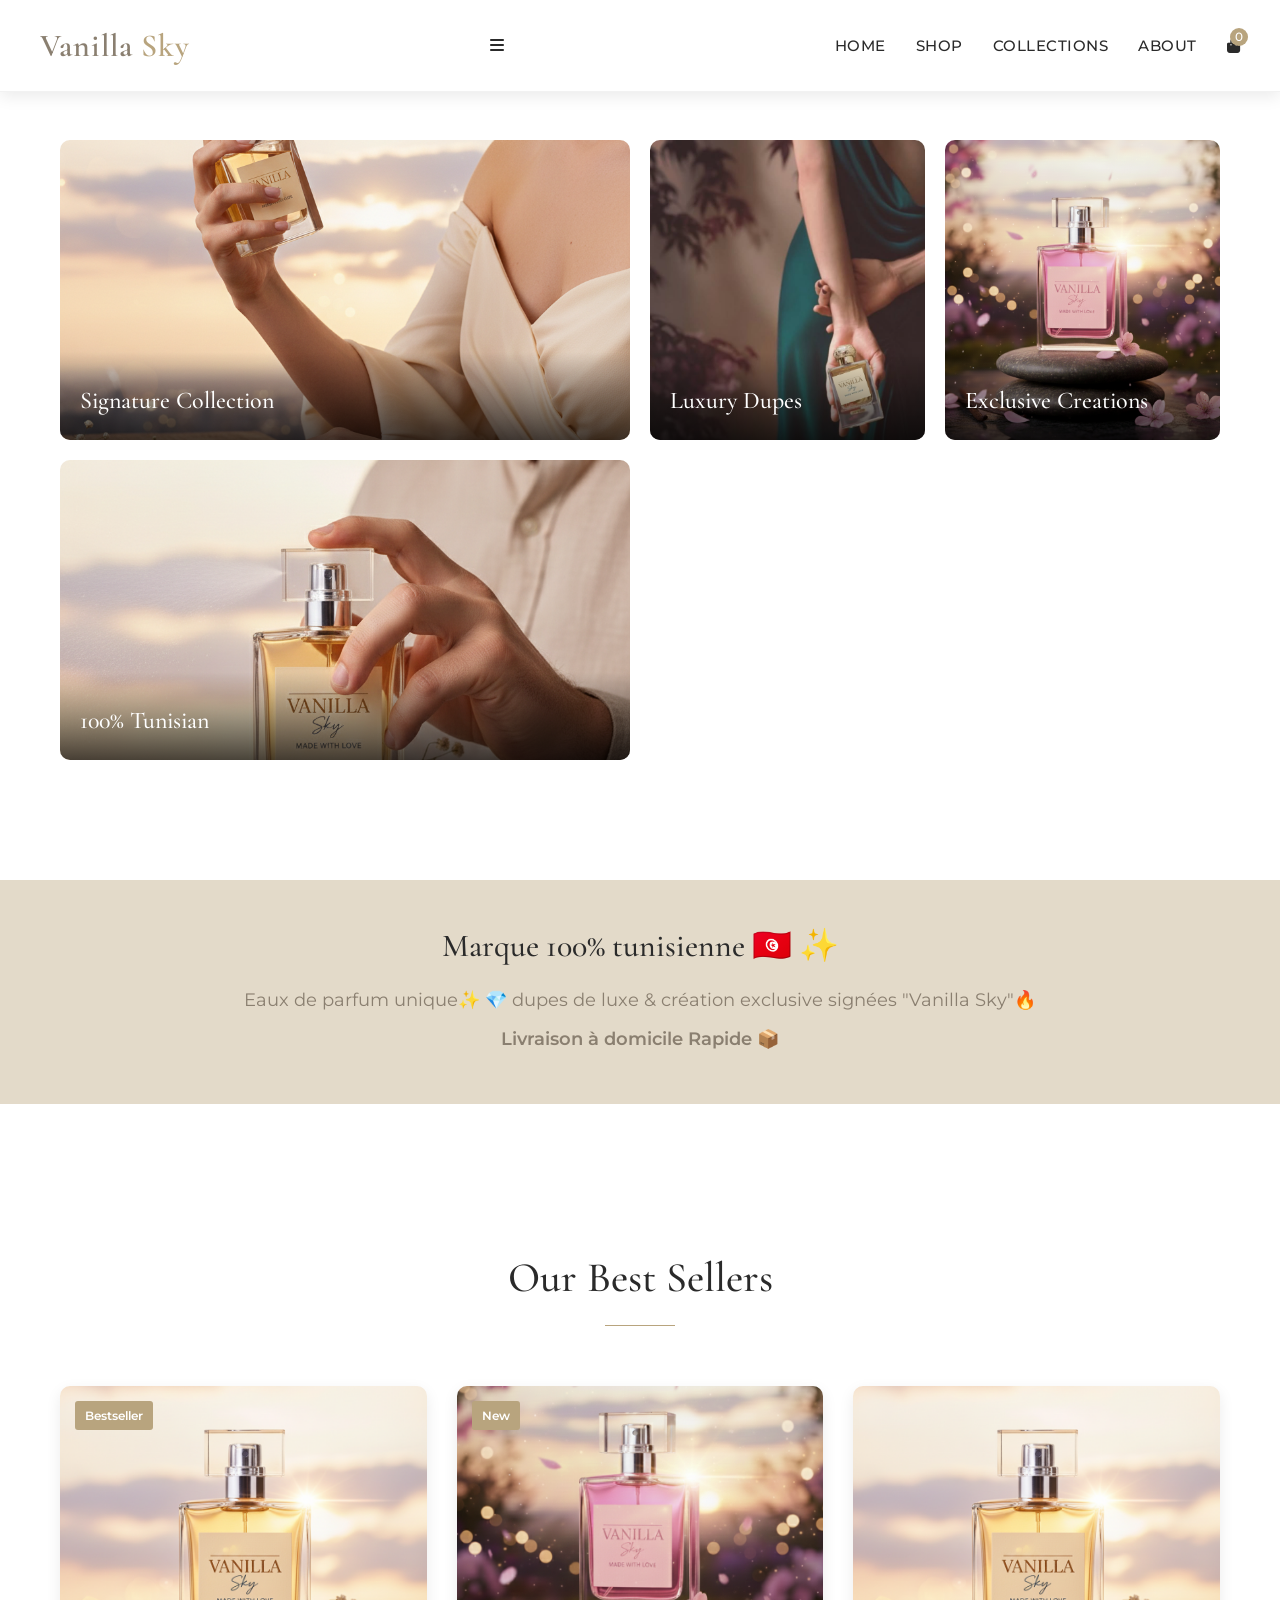
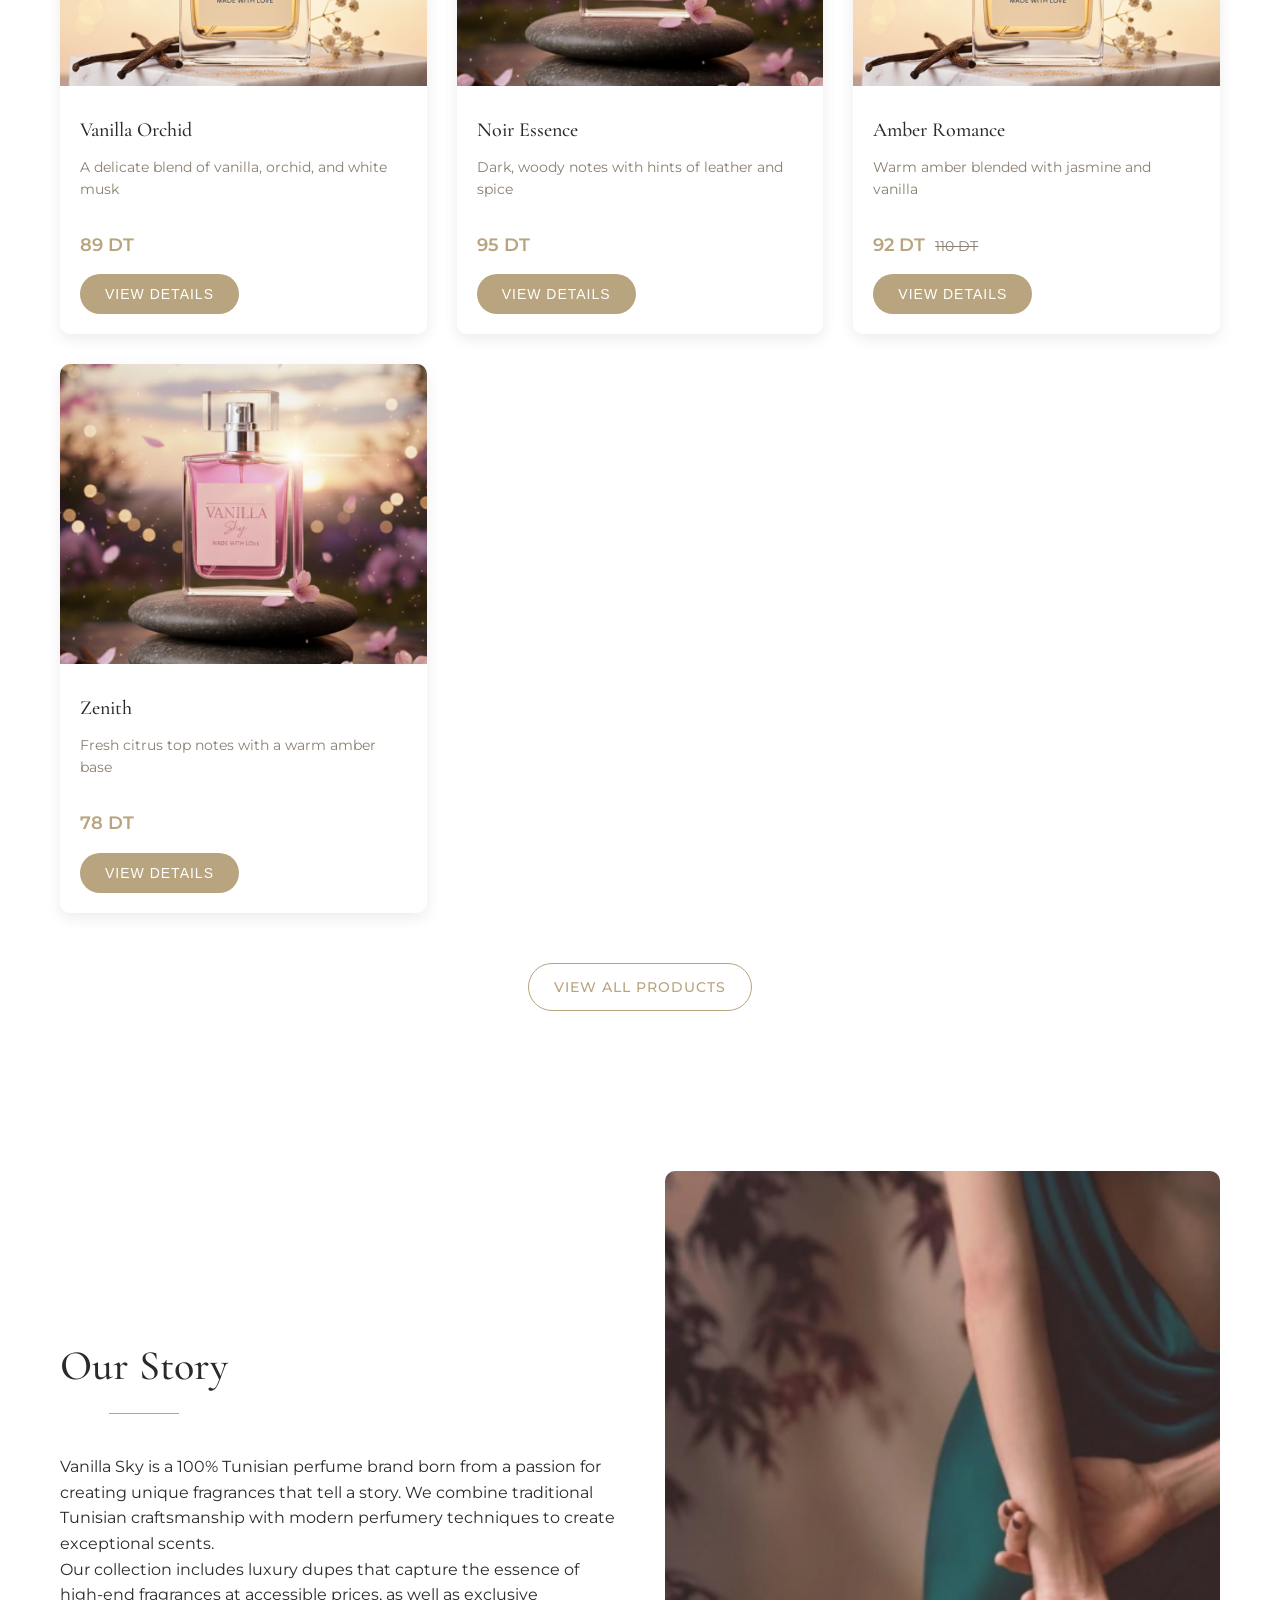
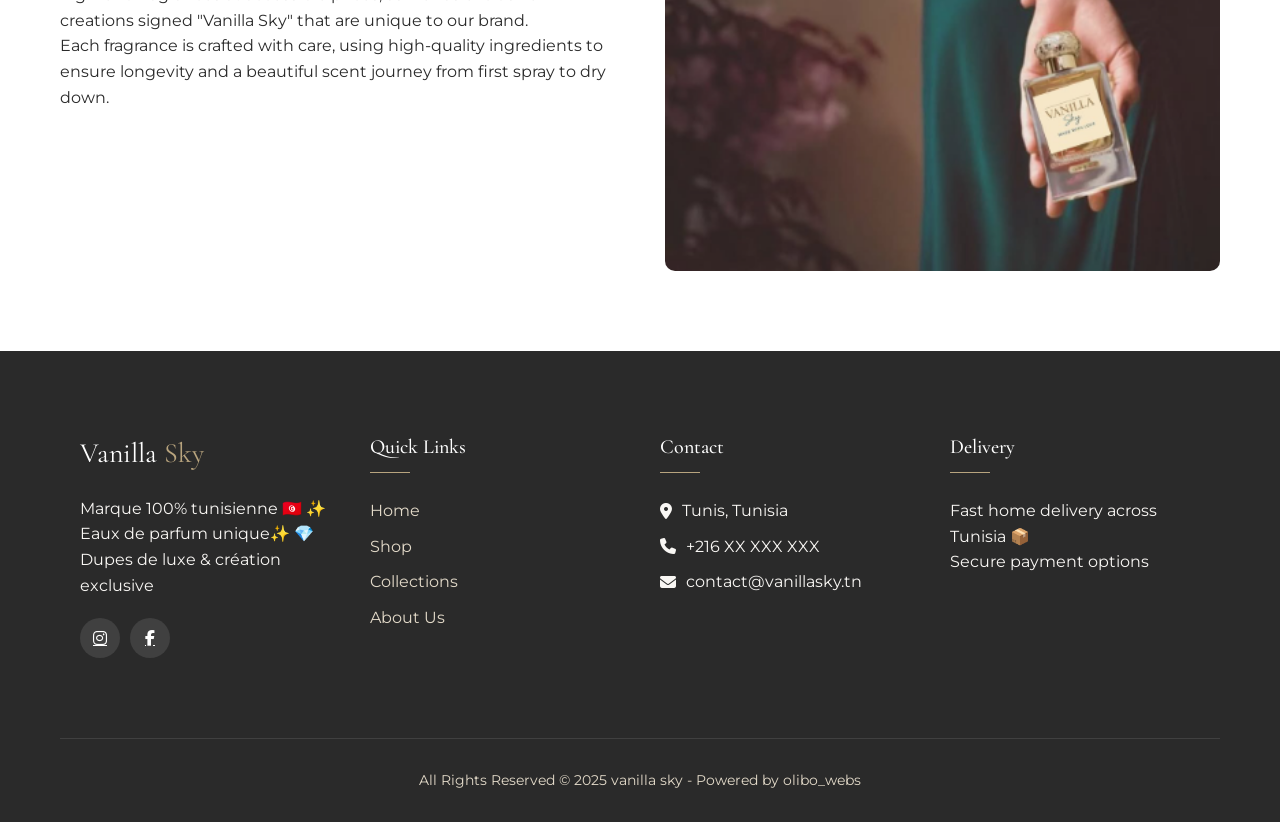
<file: index.html>
<!DOCTYPE html>
<html lang="en">
<head>
    <meta charset="UTF-8">
    <meta name="viewport" content="width=device-width, initial-scale=1.0">
    <title>Vanilla Sky | Luxury Perfumes</title>
    <link rel="stylesheet" href="style.css">
    <link rel="stylesheet" href="https://cdnjs.cloudflare.com/ajax/libs/font-awesome/6.4.0/css/all.min.css">
    <link href="https://fonts.googleapis.com/css2?family=Cormorant+Garamond:wght@300;400;500;600;700&family=Montserrat:wght@300;400;500;600&display=swap" rel="stylesheet">
</head>
<body>
    <!-- Header -->
    <header>
        <div class="container header-container">
            <a href="index.html" class="logo">Vanilla <span>Sky</span></a>
            
            <div class="mobile-menu-toggle" id="mobile-menu">
                <i class="fas fa-bars"></i>
            </div>
            
            <nav>
                <ul id="nav-menu">
                    <li><a href="index.html">Home</a></li>
                    <li><a href="shop.html">Shop</a></li>
                    <li><a href="#collections">Collections</a></li>
                    <li><a href="#about">About</a></li>
                    <li><a href="checkout.html" class="cart-icon">
                        <i class="fas fa-shopping-bag"></i>
                        <span class="cart-count" id="cart-count">0</span>
                    </a></li>
                </ul>
            </nav>
        </div>
    </header>
    
    <!-- Hero Image Grid -->
    <section class="hero-grid" id="home">
        <div class="container">
            <div class="grid-container">
                <div class="grid-item large">
                    <img src="assets/image3.png" alt="Vanilla Sky Perfume">
                    <div class="grid-overlay">
                        <h3>Signature Collection</h3>
                    </div>
                </div>
                
                <div class="grid-item medium">
                    <img src="assets/image1.png" alt="Luxury Fragrance">
                    <div class="grid-overlay">
                        <h3>Luxury Dupes</h3>
                    </div>
                </div>
                
                <div class="grid-item medium">
                    <img src="assets/image5.png" alt="Exclusive Creation">
                    <div class="grid-overlay">
                        <h3>Exclusive Creations</h3>
                    </div>
                </div>
                
                <div class="grid-item large">
                    <img src="assets/image6.png" alt="Tunisian Perfume">
                    <div class="grid-overlay">
                        <h3>100% Tunisian</h3>
                    </div>
                </div>
            </div>
        </div>
    </section>
    
    <!-- Quote Banner -->
    <section class="quote-banner">
        <div class="container">
            <div class="quote-content">
                <h2>Marque 100% tunisienne 🇹🇳 ✨</h2>
                <p>Eaux de parfum unique✨ 💎 dupes de luxe & création exclusive signées "Vanilla Sky"🔥</p>
                <p class="delivery">Livraison à domicile Rapide 📦</p>
            </div>
        </div>
    </section>
    
    <!-- Featured Products -->
    <section class="featured-products">
        <div class="container">
            <div class="section-title">
                <h2>Our Best Sellers</h2>
            </div>
            
            <div class="products-grid">
                <!-- Product 1 -->
                <div class="product-card">
                    <div class="product-badge">Bestseller</div>
                    <img src="assets/image4.png" alt="Vanilla Orchid" class="product-image">
                    <div class="product-content">
                        <h3 class="product-title">Vanilla Orchid</h3>
                        <p class="product-description">A delicate blend of vanilla, orchid, and white musk</p>
                        <div class="product-price">89 DT</div>
                        <button class="btn view-details" data-product="1">View Details</button>
                    </div>
                </div>
                
                <!-- Product 2 -->
                <div class="product-card">
                    <div class="product-badge">New</div>
                    <img src="assets/image5.png" alt="Noir Essence" class="product-image">
                    <div class="product-content">
                        <h3 class="product-title">Noir Essence</h3>
                        <p class="product-description">Dark, woody notes with hints of leather and spice</p>
                        <div class="product-price">95 DT</div>
                        <button class="btn view-details" data-product="2">View Details</button>
                    </div>
                </div>
                
                <!-- Product 3 -->
                <div class="product-card">
                    <img src="assets/image4.png" alt="Amber Romance" class="product-image">
                    <div class="product-content">
                        <h3 class="product-title">Amber Romance</h3>
                        <p class="product-description">Warm amber blended with jasmine and vanilla</p>
                        <div class="product-price">92 DT <del>110 DT</del></div>
                        <button class="btn view-details" data-product="3">View Details</button>
                    </div>
                </div>
                
                <!-- Product 4 -->
                <div class="product-card">
                    <img src="assets/image5.png" alt="Zenith" class="product-image">
                    <div class="product-content">
                        <h3 class="product-title">Zenith</h3>
                        <p class="product-description">Fresh citrus top notes with a warm amber base</p>
                        <div class="product-price">78 DT</div>
                        <button class="btn view-details" data-product="4">View Details</button>
                    </div>
                </div>
            </div>
            
            <div class="view-all">
                <a href="shop.html" class="btn btn-outline">View All Products</a>
            </div>
        </div>
    </section>
    
    <!-- About Section -->
    <section class="about" id="about">
        <div class="container">
            <div class="about-content">
                <div class="about-text">
                    <div class="section-title" style="text-align: left; margin-bottom: 40px;">
                        <h2>Our Story</h2>
                    </div>
                    <p>Vanilla Sky is a 100% Tunisian perfume brand born from a passion for creating unique fragrances that tell a story. We combine traditional Tunisian craftsmanship with modern perfumery techniques to create exceptional scents.</p>
                    <p>Our collection includes luxury dupes that capture the essence of high-end fragrances at accessible prices, as well as exclusive creations signed "Vanilla Sky" that are unique to our brand.</p>
                    <p>Each fragrance is crafted with care, using high-quality ingredients to ensure longevity and a beautiful scent journey from first spray to dry down.</p>
                </div>
                <div class="about-image">
                    <img src="assets/image1.png" alt="Our Perfume Laboratory">
                </div>
            </div>
        </div>
    </section>
    
    <!-- Product Modal -->
    <div class="product-modal" id="product-modal">
        <div class="modal-content">
            <button class="close-modal">&times;</button>
            <div class="modal-body">
                <!-- Content will be loaded here dynamically -->
            </div>
        </div>
    </div>
    
    <!-- Footer -->
    <footer>
        <div class="container">
            <div class="footer-content">
                <div class="footer-column">
                    <div class="footer-logo">Vanilla <span>Sky</span></div>
                    <p>Marque 100% tunisienne 🇹🇳 ✨<br>
                    Eaux de parfum unique✨ 💎<br>
                    Dupes de luxe & création exclusive</p>
                    
                    <div class="social-links">
                        <a href="https://www.instagram.com/vanilla_sky_perfumes/" target="_blank"><i class="fab fa-instagram"></i></a>
                        <a href="https://www.facebook.com/profile.php?id=61582382961650" target="_blank"><i class="fab fa-facebook-f"></i></a>
                    </div>
                </div>
                
                <div class="footer-column">
                    <h3>Quick Links</h3>
                    <ul>
                        <li><a href="index.html">Home</a></li>
                        <li><a href="shop.html">Shop</a></li>
                        <li><a href="#collections">Collections</a></li>
                        <li><a href="#about">About Us</a></li>
                    </ul>
                </div>
                
                <div class="footer-column">
                    <h3>Contact</h3>
                    <ul>
                        <li><i class="fas fa-map-marker-alt"></i> Tunis, Tunisia</li>
                        <li><i class="fas fa-phone"></i> +216 XX XXX XXX</li>
                        <li><i class="fas fa-envelope"></i> contact@vanillasky.tn</li>
                    </ul>
                </div>
                
                <div class="footer-column">
                    <h3>Delivery</h3>
                    <p>Fast home delivery across Tunisia 📦</p>
                    <p>Secure payment options</p>
                </div>
            </div>
            
            <div class="copyright">
                <p>All Rights Reserved © 2025 vanilla sky - Powered by olibo_webs</p>
            </div>
        </div>
    </footer>

    <script src="script.js"></script>
    <script>
        // Product data for homepage products
        const homepageProducts = {
            1: {
                id: 1,
                name: "Vanilla Orchid",
                category: "Exclusive Creation",
                price: 89,
                image: "assets/image4.png",
                description: "A delicate and sophisticated fragrance that combines the sweetness of vanilla with the elegance of white orchid. Perfect for special occasions and evening wear.",
                notes: "Top: Bergamot, Pink Pepper | Heart: White Orchid, Jasmine | Base: Vanilla, White Musk, Sandalwood",
                longevity: "8-10 hours",
                size: "100ml",
                type: "Eau de Parfum"
            },
            2: {
                id: 2,
                name: "Noir Essence",
                category: "Luxury Dupe",
                price: 95,
                image: "assets/image5.png",
                description: "A bold and masculine fragrance with dark, woody notes. Inspired by luxury designer scents, perfect for confident individuals.",
                notes: "Top: Cardamom, Bergamot | Heart: Leather, Cedarwood | Base: Patchouli, Amber, Vetiver",
                longevity: "10-12 hours",
                size: "100ml",
                type: "Eau de Parfum"
            },
            3: {
                id: 3,
                name: "Amber Romance",
                category: "Luxury Dupe",
                price: 92,
                originalPrice: 110,
                image: "assets/image4.png",
                description: "A warm, sensual fragrance that combines amber with floral notes. A perfect dupe for high-end luxury perfumes at an accessible price.",
                notes: "Top: Bergamot, Pink Pepper | Heart: Jasmine, Rose | Base: Amber, Vanilla, Musk",
                longevity: "8-10 hours",
                size: "100ml",
                type: "Eau de Parfum"
            },
            4: {
                id: 4,
                name: "Zenith",
                category: "Exclusive Creation",
                price: 78,
                image: "assets/image5.png",
                description: "A fresh and vibrant unisex fragrance that combines citrus top notes with a warm amber base. Perfect for everyday wear.",
                notes: "Top: Lemon, Bergamot, Grapefruit | Heart: Neroli, Lavender | Base: Amber, Musk, Cedarwood",
                longevity: "6-8 hours",
                size: "100ml",
                type: "Eau de Parfum"
            }
        };

        // Initialize when page loads
        document.addEventListener('DOMContentLoaded', function() {
            // Add event listeners to view details buttons
            document.querySelectorAll('.view-details').forEach(button => {
                button.addEventListener('click', function() {
                    const productId = this.getAttribute('data-product');
                    openProductModal(productId, homepageProducts);
                });
            });
            
            // Close modal
            const closeModalBtn = document.querySelector('.close-modal');
            if (closeModalBtn) {
                closeModalBtn.addEventListener('click', closeProductModal);
            }
            
            // Close modal when clicking outside
            const modal = document.getElementById('product-modal');
            if (modal) {
                modal.addEventListener('click', function(e) {
                    if (e.target === this) {
                        closeProductModal();
                    }
                });
            }
        });

        function openProductModal(productId, productsData) {
            const product = productsData[productId];
            const modal = document.getElementById('product-modal');
            const modalBody = document.querySelector('.modal-body');
            
            modalBody.innerHTML = `
                <div class="modal-product">
                    <div class="modal-product-image">
                        <img src="${product.image}" alt="${product.name}">
                    </div>
                    <div class="modal-product-details">
                        <div class="product-badge">${product.category}</div>
                        <h2>${product.name}</h2>
                        <div class="modal-product-price">
                            ${product.originalPrice ? `<span class="original-price">${product.originalPrice} DT</span>` : ''}
                            <span class="current-price">${product.price} DT</span>
                        </div>
                        
                        <div class="modal-product-info">
                            <p><strong>Description:</strong> ${product.description}</p>
                            <p><strong>Fragrance Notes:</strong> ${product.notes}</p>
                            <p><strong>Longevity:</strong> ${product.longevity}</p>
                            <p><strong>Size:</strong> ${product.size}</p>
                            <p><strong>Type:</strong> ${product.type}</p>
                        </div>
                        
                        <div class="quantity-selector">
                            <label for="quantity">Quantity:</label>
                            <div class="quantity-controls">
                                <button class="quantity-btn minus">-</button>
                                <input type="number" id="quantity" name="quantity" min="1" max="10" value="1">
                                <button class="quantity-btn plus">+</button>
                            </div>
                        </div>
                        
                        <button class="btn add-to-cart-modal">
                            Add to Cart
                        </button>
                        <button class="btn btn-outline" onclick="window.location.href='checkout.html'" style="margin-top: 10px;">
                            <i class="fas fa-shopping-cart"></i> Go to Checkout
                        </button>
                    </div>
                </div>
            `;
            
            modal.style.display = 'block';
            
            // Add event listeners for quantity controls
            const minusBtn = modalBody.querySelector('.minus');
            const plusBtn = modalBody.querySelector('.plus');
            const quantityInput = modalBody.querySelector('#quantity');
            
            if (minusBtn && plusBtn && quantityInput) {
                minusBtn.addEventListener('click', function() {
                    let value = parseInt(quantityInput.value);
                    if (value > 1) {
                        quantityInput.value = value - 1;
                    }
                });
                
                plusBtn.addEventListener('click', function() {
                    let value = parseInt(quantityInput.value);
                    if (value < 10) {
                        quantityInput.value = value + 1;
                    }
                });
                
                // Update Add to Cart button to use quantity
                const addToCartBtn = modalBody.querySelector('.add-to-cart-modal');
                addToCartBtn.addEventListener('click', function() {
                    const quantity = parseInt(quantityInput.value);
                    addToCart(product.name, product.price, quantity);
                    closeProductModal();
                });
            }
            
            // Close modal when clicking outside
            modal.addEventListener('click', function(e) {
                if (e.target === modal) {
                    closeProductModal();
                }
            });
        }

        function closeProductModal() {
            document.getElementById('product-modal').style.display = 'none';
        }
    </script>
    
</body>
</html>
</file>
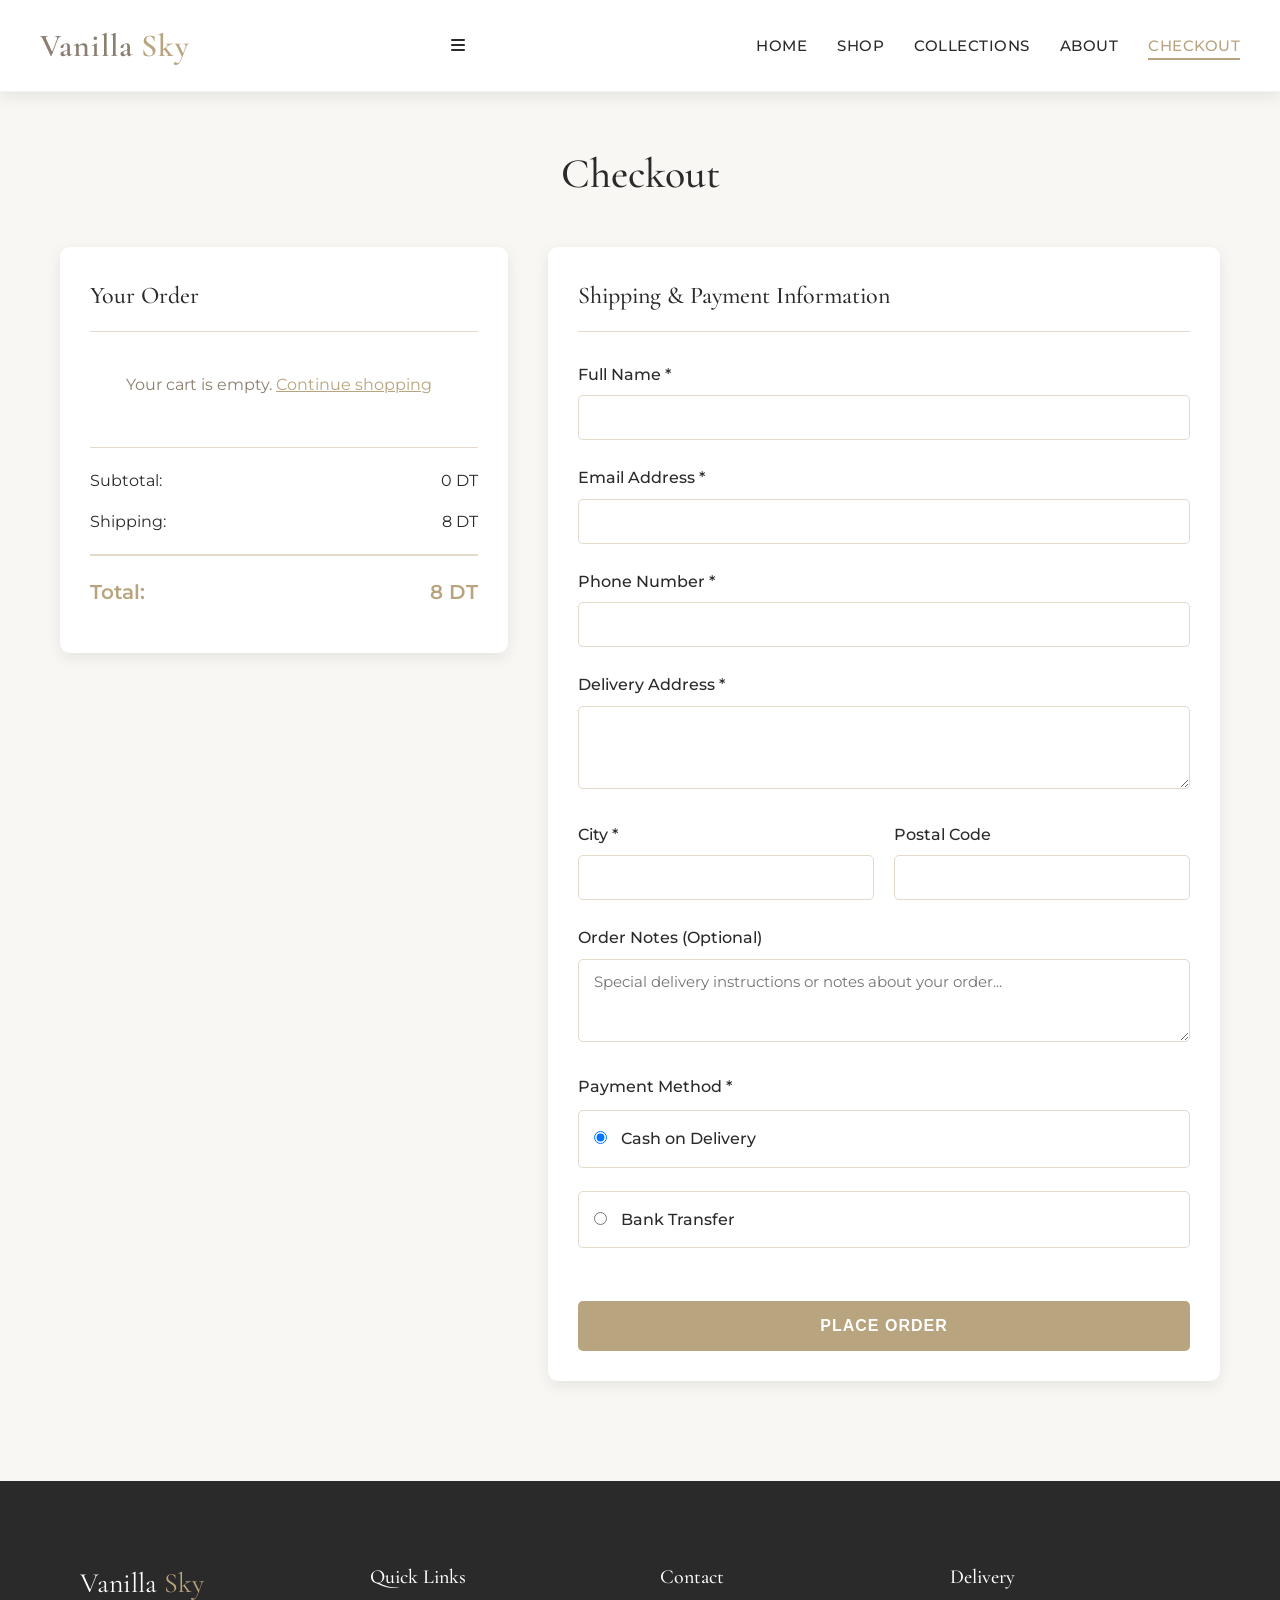
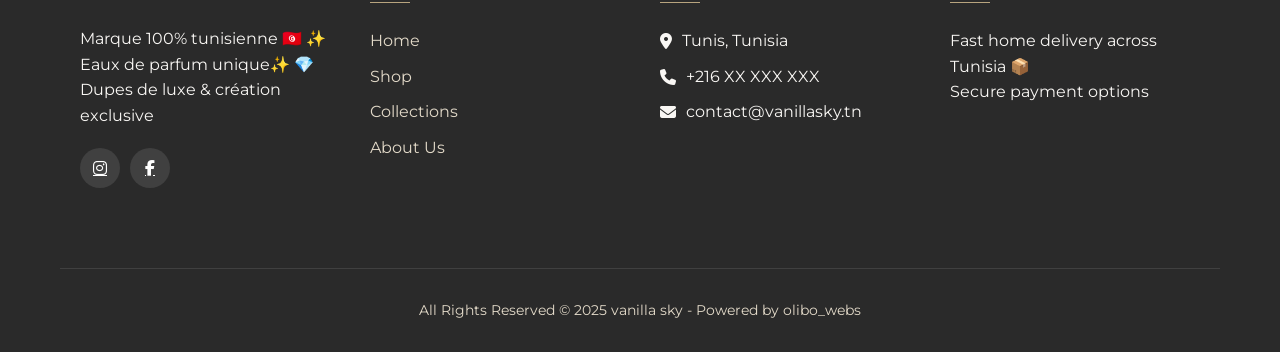
<file: checkout.html>
<!DOCTYPE html>
<html lang="en">
<head>
    <meta charset="UTF-8">
    <meta name="viewport" content="width=device-width, initial-scale=1.0">
    <title>Checkout | Vanilla Sky Perfumes</title>
    <link rel="stylesheet" href="style.css">
    <link rel="stylesheet" href="https://cdnjs.cloudflare.com/ajax/libs/font-awesome/6.4.0/css/all.min.css">
    <link href="https://fonts.googleapis.com/css2?family=Cormorant+Garamond:wght@300;400;500;600;700&family=Montserrat:wght@300;400;500;600&display=swap" rel="stylesheet">
    <style>
        .checkout-section {
            padding: 140px 0 100px;
            background-color: var(--light);
            min-height: 100vh;
        }
        
        .checkout-title {
            font-size: 42px;
            margin-bottom: 40px;
            text-align: center;
            color: var(--dark);
        }
        
        .checkout-container {
            display: grid;
            grid-template-columns: 1fr 1.5fr;
            gap: 40px;
            max-width: 1200px;
            margin: 0 auto;
        }
        
        .order-summary {
            background-color: var(--white);
            padding: 30px;
            border-radius: 10px;
            box-shadow: var(--shadow);
            height: fit-content;
        }
        
        .order-summary h2 {
            font-size: 24px;
            margin-bottom: 20px;
            padding-bottom: 15px;
            border-bottom: 1px solid var(--nude);
        }
        
        #checkout-items {
            margin-bottom: 30px;
            max-height: 400px;
            overflow-y: auto;
            padding-right: 10px;
        }
        
        .checkout-item {
            display: flex;
            justify-content: space-between;
            align-items: center;
            padding: 15px 0;
            border-bottom: 1px solid var(--light);
        }
        
        .checkout-item:last-child {
            border-bottom: none;
        }
        
        .checkout-item-info h4 {
            font-size: 16px;
            margin-bottom: 5px;
        }
        
        .checkout-item-info p {
            font-size: 14px;
            color: var(--taupe);
        }
        
        .checkout-item-price {
            font-weight: 600;
            color: var(--gold);
        }
        
        .empty-cart {
            text-align: center;
            padding: 20px;
            color: var(--taupe);
        }
        
        .empty-cart a {
            color: var(--gold);
            text-decoration: underline;
        }
        
        .order-totals {
            margin-top: 30px;
            padding-top: 20px;
            border-top: 1px solid var(--nude);
        }
        
        .total-row {
            display: flex;
            justify-content: space-between;
            margin-bottom: 15px;
            font-size: 16px;
        }
        
        .total-row.grand-total {
            font-size: 20px;
            font-weight: 600;
            color: var(--gold);
            margin-top: 20px;
            padding-top: 20px;
            border-top: 2px solid var(--nude);
        }
        
        /* Checkout Form */
        .checkout-form-container {
            background-color: var(--white);
            padding: 30px;
            border-radius: 10px;
            box-shadow: var(--shadow);
        }
        
        .checkout-form-container h2 {
            font-size: 24px;
            margin-bottom: 30px;
            padding-bottom: 15px;
            border-bottom: 1px solid var(--nude);
        }
        
        .form-group {
            margin-bottom: 25px;
        }
        
        .form-group label {
            display: block;
            margin-bottom: 8px;
            font-weight: 500;
            color: var(--dark);
        }
        
        .form-group input,
        .form-group textarea,
        .form-group select {
            width: 100%;
            padding: 12px 15px;
            border: 1px solid var(--nude);
            border-radius: 5px;
            font-family: 'Montserrat', sans-serif;
            font-size: 15px;
            transition: var(--transition);
        }
        
        .form-group input:focus,
        .form-group textarea:focus,
        .form-group select:focus {
            outline: none;
            border-color: var(--gold);
            box-shadow: 0 0 0 2px rgba(184, 164, 126, 0.2);
        }
        
        .form-row {
            display: grid;
            grid-template-columns: 1fr 1fr;
            gap: 20px;
        }
        
        .payment-methods {
            display: flex;
            flex-direction: column;
            gap: 15px;
            margin-top: 10px;
        }
        
        .payment-option {
            display: flex;
            align-items: center;
            padding: 15px;
            border: 1px solid var(--nude);
            border-radius: 5px;
            cursor: pointer;
            transition: var(--transition);
        }
        
        .payment-option:hover {
            border-color: var(--gold);
            background-color: rgba(184, 164, 126, 0.05);
        }
        
        .payment-option input[type="radio"] {
            margin-right: 10px;
            width: auto;
        }
        
        .checkout-btn {
            width: 100%;
            padding: 16px;
            font-size: 16px;
            margin-top: 20px;
            background-color: var(--gold);
            color: white;
            border: none;
            border-radius: 5px;
            cursor: pointer;
            font-weight: 600;
            transition: var(--transition);
        }
        
        .checkout-btn:hover {
            background-color: var(--taupe);
            transform: translateY(-3px);
            box-shadow: 0 5px 15px rgba(0, 0, 0, 0.1);
        }
        
        @media (max-width: 992px) {
            .checkout-container {
                grid-template-columns: 1fr;
            }
            
            .form-row {
                grid-template-columns: 1fr;
                gap: 0;
            }
        }
    </style>
</head>
<body>
    <!-- Header -->
    <header>
        <div class="container header-container">
            <a href="index.html" class="logo">Vanilla <span>Sky</span></a>
            
            <div class="mobile-menu-toggle" id="mobile-menu">
                <i class="fas fa-bars"></i>
            </div>
            
            <nav>
                <ul id="nav-menu">
                    <li><a href="index.html">Home</a></li>
                    <li><a href="shop.html">Shop</a></li>
                    <li><a href="index.html#collections">Collections</a></li>
                    <li><a href="index.html#about">About</a></li>
                    <li><a href="checkout.html" class="active">Checkout</a></li>
                </ul>
            </nav>
        </div>
    </header>

    <!-- Checkout Content -->
    <section class="checkout-section">
        <div class="container">
            <h1 class="checkout-title">Checkout</h1>
            
            <div class="checkout-container">
                <!-- Order Summary -->
                <div class="order-summary">
                    <h2>Your Order</h2>
                    <div id="checkout-items">
                        <!-- Items will be loaded here from localStorage -->
                        <p class="empty-cart">Your cart is empty. <a href="shop.html">Continue shopping</a></p>
                    </div>
                    
                    <div class="order-totals">
                        <div class="total-row">
                            <span>Subtotal:</span>
                            <span id="subtotal">0 DT</span>
                        </div>
                        <div class="total-row">
                            <span>Shipping:</span>
                            <span id="shipping">8 DT</span>
                        </div>
                        <div class="total-row grand-total">
                            <span>Total:</span>
                            <span id="total">8 DT</span>
                        </div>
                    </div>
                </div>
                
                <!-- Shipping & Payment Form -->
                <div class="checkout-form-container">
                    <h2>Shipping & Payment Information</h2>
                    
                    <!-- FormSubmit Form - Replace YOUR_EMAIL with your email -->
                    <form id="checkout-form" 
                          action="https://formsubmit.co/mansoursalsabil2005@gmail.com" 
                          method="POST">
                        
                        <!-- FormSubmit Settings -->
                        <input type="hidden" name="_subject" value="New Order - Vanilla Sky Perfumes">
                        <input type="hidden" name="_autoresponse" value="Thank you for your order from Vanilla Sky Perfumes! We have received your order and will contact you soon for delivery details.">
                        <input type="hidden" name="_template" value="table">
                        <input type="hidden" name="_next" value="thankyou.html">
                        
                        <!-- Customer Information -->
                        <div class="form-group">
                            <label for="full-name">Full Name *</label>
                            <input type="text" id="full-name" name="name" required>
                        </div>
                        
                        <div class="form-group">
                            <label for="email">Email Address *</label>
                            <input type="email" id="email" name="email" required>
                        </div>
                        
                        <div class="form-group">
                            <label for="phone">Phone Number *</label>
                            <input type="tel" id="phone" name="phone" required>
                        </div>
                        
                        <div class="form-group">
                            <label for="address">Delivery Address *</label>
                            <textarea id="address" name="address" rows="3" required></textarea>
                        </div>
                        
                        <div class="form-row">
                            <div class="form-group">
                                <label for="city">City *</label>
                                <input type="text" id="city" name="city" required>
                            </div>
                            
                            <div class="form-group">
                                <label for="postal-code">Postal Code</label>
                                <input type="text" id="postal-code" name="postal_code">
                            </div>
                        </div>
                        
                        <div class="form-group">
                            <label for="notes">Order Notes (Optional)</label>
                            <textarea id="notes" name="notes" rows="3" placeholder="Special delivery instructions or notes about your order..."></textarea>
                        </div>
                        
                        <div class="form-group">
                            <label>Payment Method *</label>
                            <div class="payment-methods">
                                <label class="payment-option">
                                    <input type="radio" name="payment_method" value="cash_on_delivery" checked>
                                    <span>Cash on Delivery</span>
                                </label>
                                <label class="payment-option">
                                    <input type="radio" name="payment_method" value="bank_transfer">
                                    <span>Bank Transfer</span>
                                </label>
                            </div>
                        </div>
                        
                        <!-- Order Details (Hidden) -->
                        <input type="hidden" id="order-summary-text" name="order_summary">
                        <input type="hidden" id="order-total-text" name="order_total">
                        <input type="hidden" id="order-items" name="order_items">
                        
                        <button type="submit" class="btn checkout-btn">Place Order</button>
                    </form>
                </div>
            </div>
        </div>
    </section>
    
    <!-- Footer -->
    <footer>
        <div class="container">
            <div class="footer-content">
                <div class="footer-column">
                    <div class="footer-logo">Vanilla <span>Sky</span></div>
                    <p>Marque 100% tunisienne 🇹🇳 ✨<br>
                    Eaux de parfum unique✨ 💎<br>
                    Dupes de luxe & création exclusive</p>
                    
                    <div class="social-links">
                        <a href="https://www.instagram.com/vanilla_sky_perfumes/" target="_blank"><i class="fab fa-instagram"></i></a>
                        <a href="https://www.facebook.com/profile.php?id=61582382961650" target="_blank"><i class="fab fa-facebook-f"></i></a>
                    </div>
                </div>
                
                <div class="footer-column">
                    <h3>Quick Links</h3>
                    <ul>
                        <li><a href="index.html">Home</a></li>
                        <li><a href="shop.html">Shop</a></li>
                        <li><a href="index.html#collections">Collections</a></li>
                        <li><a href="index.html#about">About Us</a></li>
                    </ul>
                </div>
                
                <div class="footer-column">
                    <h3>Contact</h3>
                    <ul>
                        <li><i class="fas fa-map-marker-alt"></i> Tunis, Tunisia</li>
                        <li><i class="fas fa-phone"></i> +216 XX XXX XXX</li>
                        <li><i class="fas fa-envelope"></i> contact@vanillasky.tn</li>
                    </ul>
                </div>
                
                <div class="footer-column">
                    <h3>Delivery</h3>
                    <p>Fast home delivery across Tunisia 📦</p>
                    <p>Secure payment options</p>
                </div>
            </div>
            
            <div class="copyright">
                <p>All Rights Reserved © 2025 vanilla sky - Powered by olibo_webs</p>
            </div>
        </div>
    </footer>

    <script>
        // Load cart items on page load
        document.addEventListener('DOMContentLoaded', function() {
            loadCheckoutItems();
            
            // Form submission
            document.getElementById('checkout-form').addEventListener('submit', function(e) {
                // Validate cart is not empty
                const cart = JSON.parse(localStorage.getItem('vanillaSkyCart')) || [];
                if (cart.length === 0) {
                    e.preventDefault();
                    alert('Your cart is empty. Please add items before placing an order.');
                    window.location.href = 'shop.html';
                    return;
                }
                
                // Update hidden fields with order details
                updateOrderSummaryForForm();
                
                // Clear cart after successful order
                localStorage.removeItem('vanillaSkyCart');
                
                // You can add additional validation here if needed
            });
        });
        
        function loadCheckoutItems() {
            const cart = JSON.parse(localStorage.getItem('vanillaSkyCart')) || [];
            const checkoutItems = document.getElementById('checkout-items');
            const subtotalElement = document.getElementById('subtotal');
            const totalElement = document.getElementById('total');
            
            if (cart.length === 0) {
                checkoutItems.innerHTML = '<p class="empty-cart">Your cart is empty. <a href="shop.html">Continue shopping</a></p>';
                subtotalElement.textContent = '0 DT';
                totalElement.textContent = '8 DT';
                return;
            }
            
            let itemsHTML = '';
            let subtotal = 0;
            let itemsList = [];
            
            cart.forEach(item => {
                const itemTotal = item.price * item.quantity;
                subtotal += itemTotal;
                
                itemsHTML += `
                    <div class="checkout-item">
                        <div class="checkout-item-info">
                            <h4>${item.name}</h4>
                            <p>Quantity: ${item.quantity}</p>
                        </div>
                        <div class="checkout-item-price">${itemTotal} DT</div>
                    </div>
                `;
                
                itemsList.push(`${item.quantity} × ${item.name} = ${itemTotal} DT`);
            });
            
            const shipping = 8;
            const total = subtotal + shipping;
            
            checkoutItems.innerHTML = itemsHTML;
            subtotalElement.textContent = `${subtotal} DT`;
            totalElement.textContent = `${total} DT`;
            
            // Save items list for form
            document.getElementById('order-items').value = itemsList.join('\n');
        }
        
        function updateOrderSummaryForForm() {
            const cart = JSON.parse(localStorage.getItem('vanillaSkyCart')) || [];
            let orderSummaryText = '';
            let subtotal = 0;
            let itemsList = [];
            
            cart.forEach(item => {
                const itemTotal = item.price * item.quantity;
                subtotal += itemTotal;
                orderSummaryText += `${item.quantity} × ${item.name}: ${itemTotal} DT\n`;
                itemsList.push(`${item.quantity} × ${item.name} = ${itemTotal} DT`);
            });
            
            const shipping = 8;
            const total = subtotal + shipping;
            
            orderSummaryText += `\nSubtotal: ${subtotal} DT\n`;
            orderSummaryText += `Shipping: ${shipping} DT\n`;
            orderSummaryText += `Total: ${total} DT`;
            
            document.getElementById('order-summary-text').value = orderSummaryText;
            document.getElementById('order-total-text').value = `${total} DT`;
            document.getElementById('order-items').value = itemsList.join('\n');
        }
    </script>
</body>
</html>
</file>
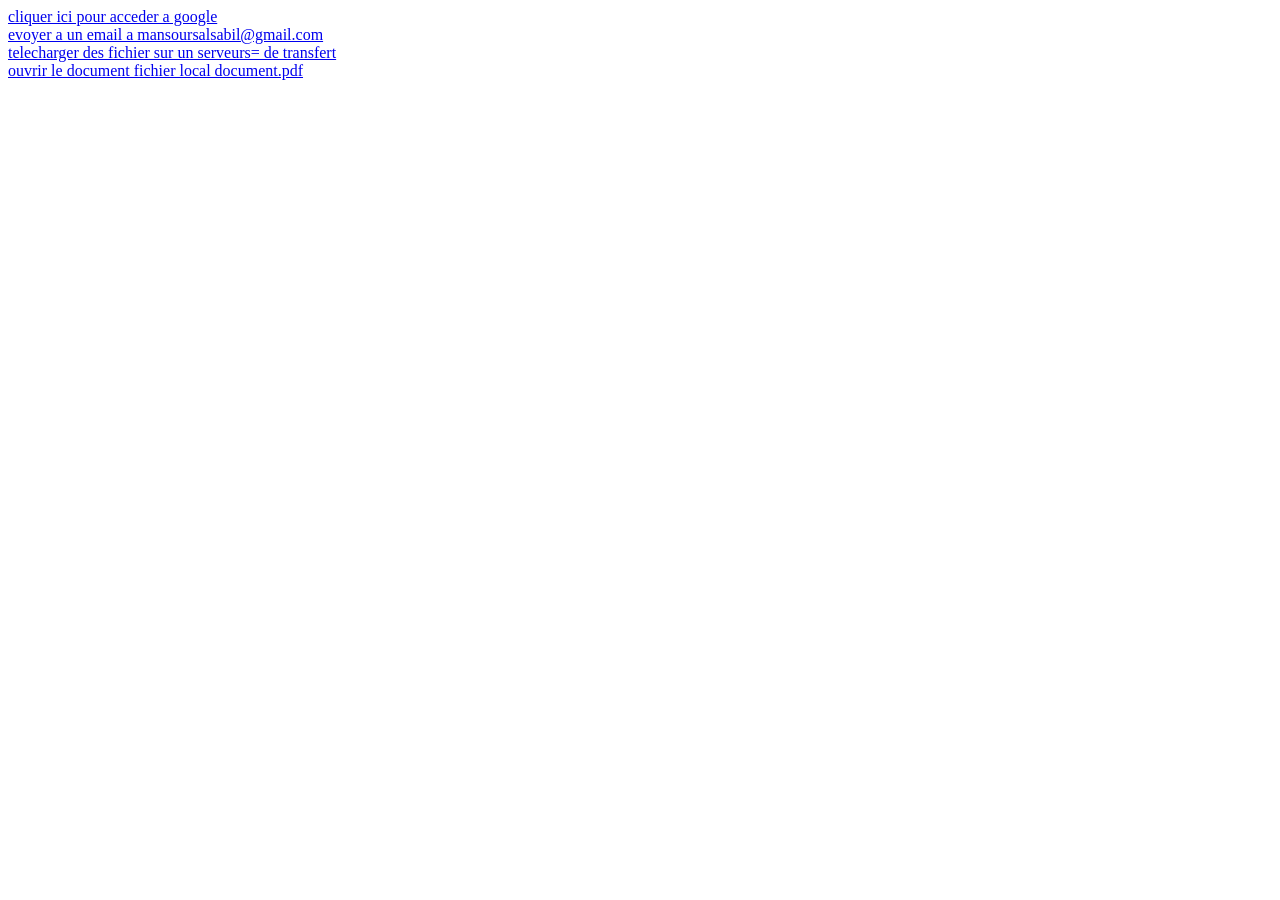
<file: classe.html>
<!DOCTYPE html>
<html lang="en">
<head>
    <meta charset="UTF-8">
    <meta name="viewport" content="width=device-width, initial-scale=1.0">
    <title>Document</title>
</head>
<body>
    <a href="http:\\google.com">cliquer ici pour acceder a google</a><br>
    <a href="mailto:mansoursalsabil@gmail.com">evoyer a un email a mansoursalsabil@gmail.com</a><br>
    <a href="ftp://index.html">telecharger des fichier sur un serveurs= de transfert</a><br>
    <a href="file://document.pdf">ouvrir le document fichier local document.pdf</a>
</body>
</html>
</file>
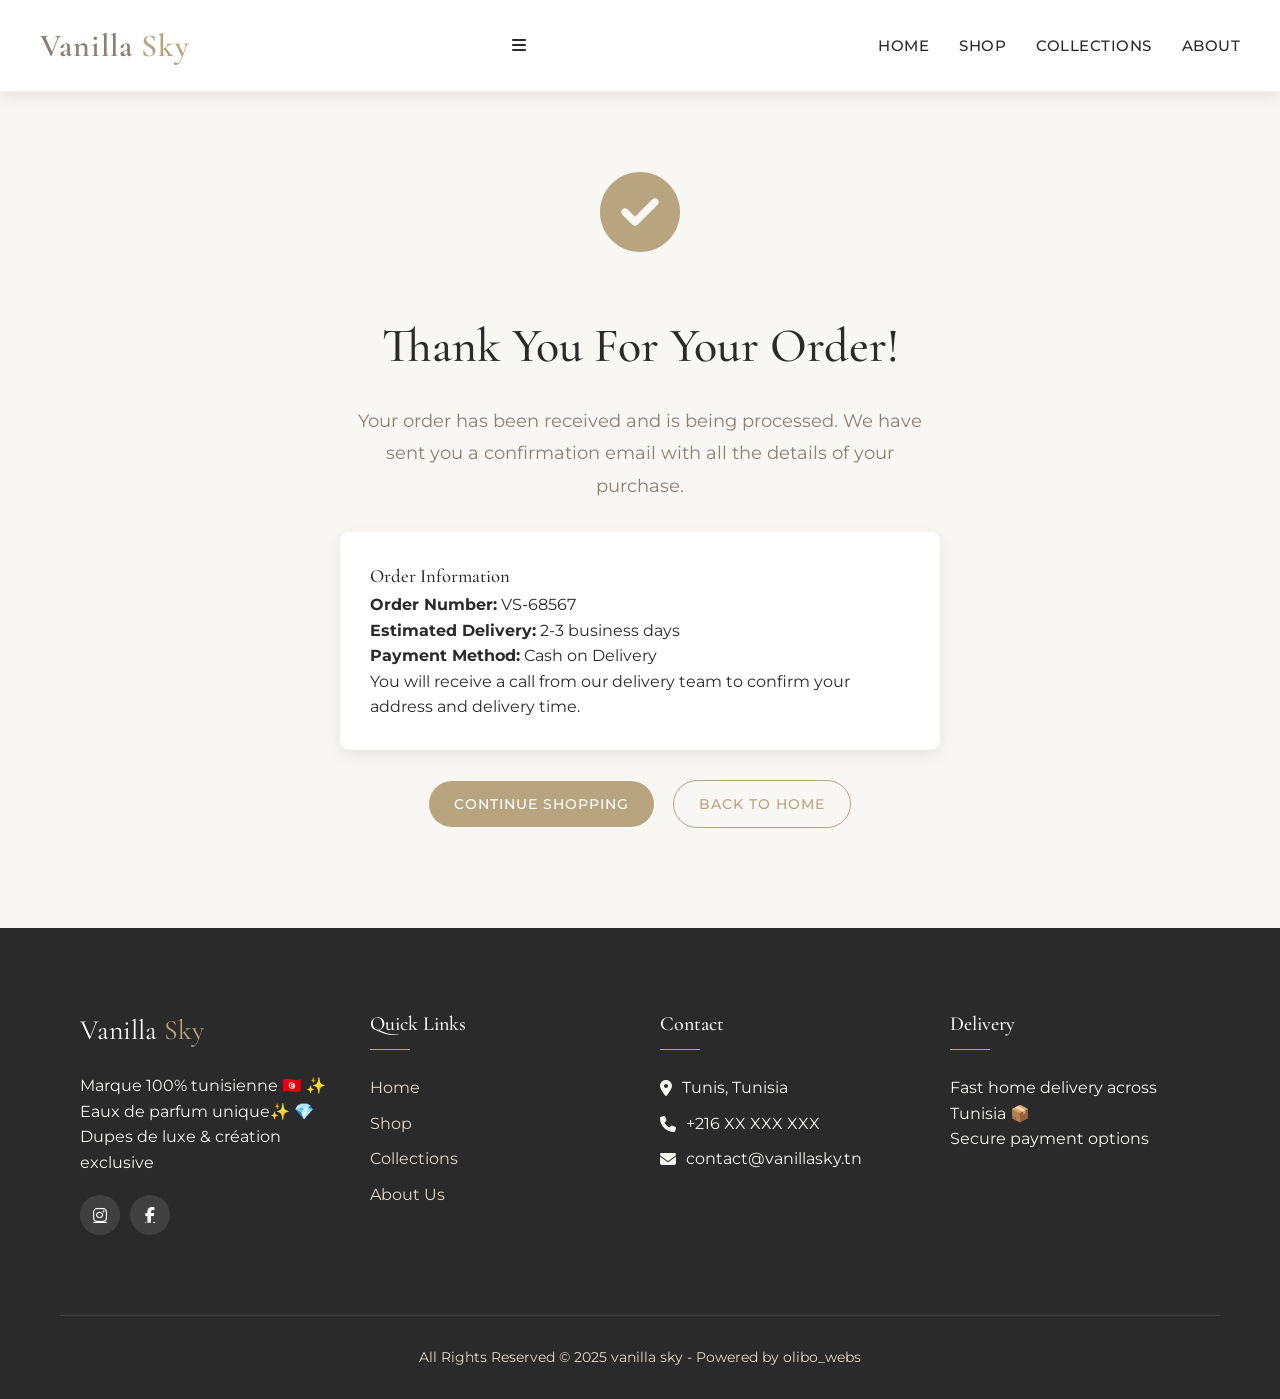
<file: thankyou.html>
<!DOCTYPE html>
<html lang="en">
<head>
    <meta charset="UTF-8">
    <meta name="viewport" content="width=device-width, initial-scale=1.0">
    <title>Thank You! | Vanilla Sky Perfumes</title>
    <link rel="stylesheet" href="style.css">
    <link rel="stylesheet" href="https://cdnjs.cloudflare.com/ajax/libs/font-awesome/6.4.0/css/all.min.css">
    <link href="https://fonts.googleapis.com/css2?family=Cormorant+Garamond:wght@300;400;500;600;700&family=Montserrat:wght@300;400;500;600&display=swap" rel="stylesheet">
    <style>
        .thank-you-section {
            padding: 150px 0 100px;
            text-align: center;
            background-color: var(--light);
            min-height: 70vh;
            display: flex;
            align-items: center;
        }
        
        .thank-you-content {
            max-width: 600px;
            margin: 0 auto;
        }
        
        .thank-you-icon {
            font-size: 80px;
            color: var(--gold);
            margin-bottom: 30px;
        }
        
        .thank-you-title {
            font-size: 48px;
            margin-bottom: 20px;
            color: var(--dark);
        }
        
        .thank-you-message {
            font-size: 18px;
            color: var(--taupe);
            margin-bottom: 30px;
            line-height: 1.8;
        }
        
        .order-details {
            background-color: var(--white);
            padding: 30px;
            border-radius: 10px;
            margin: 30px 0;
            text-align: left;
            box-shadow: var(--shadow);
        }
    </style>
</head>
<body>
    <!-- Header -->
    <header>
        <div class="container header-container">
            <a href="index.html" class="logo">Vanilla <span>Sky</span></a>
            
            <div class="mobile-menu-toggle" id="mobile-menu">
                <i class="fas fa-bars"></i>
            </div>
            
            <nav>
                <ul id="nav-menu">
                    <li><a href="index.html">Home</a></li>
                    <li><a href="shop.html">Shop</a></li>
                    <li><a href="index.html#collections">Collections</a></li>
                    <li><a href="index.html#about">About</a></li>
                </ul>
            </nav>
        </div>
    </header>

    <!-- Thank You Content -->
    <section class="thank-you-section">
        <div class="container">
            <div class="thank-you-content">
                <div class="thank-you-icon">
                    <i class="fas fa-check-circle"></i>
                </div>
                
                <h1 class="thank-you-title">Thank You For Your Order!</h1>
                
                <p class="thank-you-message">
                    Your order has been received and is being processed. We have sent you a confirmation email with all the details of your purchase.
                </p>
                
                <div class="order-details">
                    <h3>Order Information</h3>
                    <p><strong>Order Number:</strong> VS-<span id="order-number">${Math.floor(10000 + Math.random() * 90000)}</span></p>
                    <p><strong>Estimated Delivery:</strong> 2-3 business days</p>
                    <p><strong>Payment Method:</strong> Cash on Delivery</p>
                    <p>You will receive a call from our delivery team to confirm your address and delivery time.</p>
                </div>
                
                <div class="action-buttons">
                    <a href="shop.html" class="btn" style="margin-right: 15px;">Continue Shopping</a>
                    <a href="index.html" class="btn btn-outline">Back to Home</a>
                </div>
            </div>
        </div>
    </section>
    
    <!-- Footer -->
    <footer>
        <div class="container">
            <div class="footer-content">
                <div class="footer-column">
                    <div class="footer-logo">Vanilla <span>Sky</span></div>
                    <p>Marque 100% tunisienne 🇹🇳 ✨<br>
                    Eaux de parfum unique✨ 💎<br>
                    Dupes de luxe & création exclusive</p>
                    
                    <div class="social-links">
                        <a href="https://www.instagram.com/vanilla_sky_perfumes/" target="_blank"><i class="fab fa-instagram"></i></a>
                        <a href="https://www.facebook.com/profile.php?id=61582382961650" target="_blank"><i class="fab fa-facebook-f"></i></a>
                    </div>
                </div>
                
                <div class="footer-column">
                    <h3>Quick Links</h3>
                    <ul>
                        <li><a href="index.html">Home</a></li>
                        <li><a href="shop.html">Shop</a></li>
                        <li><a href="index.html#collections">Collections</a></li>
                        <li><a href="index.html#about">About Us</a></li>
                    </ul>
                </div>
                
                <div class="footer-column">
                    <h3>Contact</h3>
                    <ul>
                        <li><i class="fas fa-map-marker-alt"></i> Tunis, Tunisia</li>
                        <li><i class="fas fa-phone"></i> +216 XX XXX XXX</li>
                        <li><i class="fas fa-envelope"></i> contact@vanillasky.tn</li>
                    </ul>
                </div>
                
                <div class="footer-column">
                    <h3>Delivery</h3>
                    <p>Fast home delivery across Tunisia 📦</p>
                    <p>Secure payment options</p>
                </div>
            </div>
            
            <div class="copyright">
                <p>All Rights Reserved © 2025 vanilla sky - Powered by olibo_webs</p>
            </div>
        </div>
    </footer>

    <script>
        // Generate order number
        document.addEventListener('DOMContentLoaded', function() {
            const orderNumberSpan = document.getElementById('order-number');
            if (orderNumberSpan) {
                orderNumberSpan.textContent = Math.floor(10000 + Math.random() * 90000);
            }
        });
    </script>
</body>
</html>
</file>
<file: style.css>
/* Reset and Base Styles */
:root {
    --nude: #E3DAC9;
    --nude-dark: #D2C5AF;
    --taupe: #8A7F70;
    --dark: #2A2A2A;
    --light: #F9F7F4;
    --gold: #B8A47E;
    --white: #FFFFFF;
    --shadow: 0 5px 15px rgba(0, 0, 0, 0.08);
    --transition: all 0.3s ease;
}

* {
    margin: 0;
    padding: 0;
    box-sizing: border-box;
}

body {
    font-family: 'Montserrat', sans-serif;
    color: var(--dark);
    background-color: var(--white);
    line-height: 1.6;
}

h1, h2, h3, h4, h5 {
    font-family: 'Cormorant Garamond', serif;
    font-weight: 500;
    color: var(--dark);
}

.container {
    width: 100%;
    max-width: 1200px;
    margin: 0 auto;
    padding: 0 20px;
}

/* Header Styles */
header {
    background-color: var(--white);
    position: fixed;
    width: 100%;
    z-index: 1000;
    box-shadow: var(--shadow);
    border-bottom: 1px solid rgba(0, 0, 0, 0.05);
}

.header-container {
    display: flex;
    justify-content: space-between;
    align-items: center;
    padding: 20px 0;
}

.logo {
    font-family: 'Cormorant Garamond', serif;
    font-size: 32px;
    font-weight: 600;
    color: var(--taupe);
    text-decoration: none;
    letter-spacing: 1px;
}

.logo span {
    color: var(--gold);
}

nav ul {
    display: flex;
    list-style: none;
}

nav ul li {
    margin-left: 30px;
}

nav ul li a {
    text-decoration: none;
    color: var(--dark);
    font-weight: 500;
    font-size: 15px;
    transition: var(--transition);
    position: relative;
    text-transform: uppercase;
    letter-spacing: 0.5px;
}

nav ul li a:hover,
nav ul li a.active {
    color: var(--gold);
}

nav ul li a.active:after {
    content: '';
    position: absolute;
    width: 100%;
    height: 2px;
    background-color: var(--gold);
    bottom: -5px;
    left: 0;
}

.cart-icon {
    position: relative;
}

.cart-count {
    position: absolute;
    top: -8px;
    right: -8px;
    background-color: var(--gold);
    color: white;
    border-radius: 50%;
    width: 18px;
    height: 18px;
    font-size: 12px;
    display: flex;
    align-items: center;
    justify-content: center;
}

/* Hero Grid */
.hero-grid {
    padding: 140px 0 60px;
}

.grid-container {
    display: grid;
    grid-template-columns: repeat(4, 1fr);
    grid-template-rows: repeat(2, 300px);
    gap: 20px;
}

.grid-item {
    position: relative;
    overflow: hidden;
    border-radius: 10px;
}

.grid-item.large {
    grid-column: span 2;
}

.grid-item.medium {
    grid-column: span 1;
}

.grid-item img {
    width: 100%;
    height: 100%;
    object-fit: cover;
    transition: transform 0.5s ease;
}

.grid-item:hover img {
    transform: scale(1.05);
}

.grid-overlay {
    position: absolute;
    bottom: 0;
    left: 0;
    right: 0;
    background: linear-gradient(transparent, rgba(0, 0, 0, 0.7));
    color: var(--white);
    padding: 30px 20px 20px;
}

.grid-overlay h3 {
    color: var(--white);
    font-size: 24px;
}

/* Quote Banner */
.quote-banner {
    background-color: var(--nude);
    padding: 40px 0;
    margin: 60px 0;
    text-align: center;
}

.quote-content h2 {
    font-size: 32px;
    margin-bottom: 15px;
    color: var(--dark);
}

.quote-content p {
    font-size: 18px;
    color: var(--taupe);
    margin-bottom: 10px;
}

.delivery {
    font-weight: 600;
    color: var(--gold);
    font-size: 20px;
}

/* Sections */
section {
    padding: 80px 0;
}

.section-title {
    text-align: center;
    margin-bottom: 60px;
}

.section-title h2 {
    font-size: 42px;
    position: relative;
    display: inline-block;
    padding-bottom: 15px;
}

.section-title h2:after {
    content: '';
    position: absolute;
    width: 70px;
    height: 1px;
    background-color: var(--gold);
    bottom: 0;
    left: 50%;
    transform: translateX(-50%);
}

/* Products */
.products-grid {
    display: grid;
    grid-template-columns: repeat(auto-fill, minmax(280px, 1fr));
    gap: 30px;
    margin-bottom: 50px;
}

.product-card {
    background-color: var(--white);
    border-radius: 10px;
    overflow: hidden;
    box-shadow: var(--shadow);
    transition: var(--transition);
    position: relative;
}

.product-card:hover {
    transform: translateY(-10px);
    box-shadow: 0 15px 30px rgba(0, 0, 0, 0.1);
}

.product-badge {
    position: absolute;
    top: 15px;
    left: 15px;
    background-color: var(--gold);
    color: var(--white);
    padding: 5px 10px;
    font-size: 12px;
    font-weight: 600;
    border-radius: 3px;
    z-index: 2;
}

.product-image {
    width: 100%;
    height: 300px;
    object-fit: cover;
}

.product-content {
    padding: 20px;
}

.product-title {
    font-size: 20px;
    margin-bottom: 10px;
}

.product-description {
    color: var(--taupe);
    font-size: 14px;
    margin-bottom: 15px;
    min-height: 60px;
}

.product-price {
    font-weight: 600;
    color: var(--gold);
    font-size: 18px;
    margin-bottom: 15px;
}

.product-price del {
    color: var(--taupe);
    font-size: 14px;
    margin-left: 5px;
    font-weight: 400;
}

.view-all {
    text-align: center;
}

/* Buttons */
.btn {
    display: inline-block;
    background-color: var(--gold);
    color: var(--white);
    padding: 12px 25px;
    border-radius: 30px;
    text-decoration: none;
    font-weight: 500;
    font-size: 14px;
    transition: var(--transition);
    border: none;
    cursor: pointer;
    text-transform: uppercase;
    letter-spacing: 1px;
}

.btn:hover {
    background-color: var(--taupe);
    transform: translateY(-3px);
    box-shadow: 0 5px 15px rgba(0, 0, 0, 0.1);
}

.btn-outline {
    background-color: transparent;
    border: 1px solid var(--gold);
    color: var(--gold);
}

.btn-outline:hover {
    background-color: var(--gold);
    color: var(--white);
}

/* About Section */
.about-content {
    display: flex;
    align-items: center;
    gap: 50px;
}

.about-text {
    flex: 1;
}

.about-image {
    flex: 1;
    border-radius: 10px;
    overflow: hidden;
}

.about-image img {
    width: 100%;
    height: auto;
    display: block;
}

/* Shop Hero */
.shop-hero {
    background: linear-gradient(rgba(0, 0, 0, 0.7), rgba(0, 0, 0, 0.7)), 
                url('https://images.unsplash.com/photo-1541643600914-78b084683601?ixlib=rb-4.0.3&auto=format&fit=crop&w=2070&q=80');
    background-size: cover;
    background-position: center;
    padding: 160px 0 80px;
    text-align: center;
    color: var(--white);
}

.shop-hero h1 {
    font-size: 48px;
    margin-bottom: 20px;
    color: var(--white);
}

.shop-hero p {
    font-size: 20px;
    color: var(--nude);
}

/* Products Filter */
.products-filter-section {
    background-color: var(--light);
    padding: 30px 0;
}

.products-filter {
    display: flex;
    justify-content: center;
    flex-wrap: wrap;
    gap: 10px;
}

.filter-btn {
    background: none;
    border: 1px solid var(--nude);
    padding: 10px 20px;
    border-radius: 30px;
    cursor: pointer;
    transition: var(--transition);
    font-family: 'Montserrat', sans-serif;
    font-weight: 500;
    color: var(--taupe);
}

.filter-btn.active, .filter-btn:hover {
    background-color: var(--gold);
    color: var(--white);
    border-color: var(--gold);
}

/* Product Modal */
.product-modal {
    display: none;
    position: fixed;
    top: 0;
    left: 0;
    width: 100%;
    height: 100%;
    background-color: rgba(0, 0, 0, 0.8);
    z-index: 2000;
    overflow-y: auto;
}

.modal-content {
    background-color: var(--white);
    margin: 50px auto;
    max-width: 900px;
    width: 90%;
    border-radius: 10px;
    position: relative;
    animation: modalFadeIn 0.3s;
}

@keyframes modalFadeIn {
    from { opacity: 0; transform: translateY(-50px); }
    to { opacity: 1; transform: translateY(0); }
}

.close-modal {
    position: absolute;
    top: 15px;
    right: 15px;
    background: none;
    border: none;
    font-size: 30px;
    cursor: pointer;
    color: var(--taupe);
    z-index: 10;
}

.modal-body {
    padding: 40px;
}

.modal-product {
    display: flex;
    gap: 40px;
}

.modal-product-image {
    flex: 1;
}

.modal-product-image img {
    width: 100%;
    height: auto;
    border-radius: 10px;
}

.modal-product-details {
    flex: 1;
}

.modal-product-details h2 {
    font-size: 32px;
    margin: 10px 0;
}

.modal-product-price {
    margin: 20px 0;
}

.original-price {
    color: var(--taupe);
    text-decoration: line-through;
    margin-right: 10px;
    font-size: 18px;
}

.current-price {
    color: var(--gold);
    font-size: 28px;
    font-weight: 600;
}

.modal-product-info {
    margin: 30px 0;
}

.modal-product-info p {
    margin-bottom: 10px;
}

.quantity-selector {
    margin: 30px 0;
}

.quantity-selector label {
    display: block;
    margin-bottom: 10px;
    font-weight: 500;
}

.quantity-controls {
    display: flex;
    align-items: center;
    gap: 10px;
}

.quantity-btn {
    width: 40px;
    height: 40px;
    background-color: var(--light);
    border: 1px solid var(--nude);
    border-radius: 50%;
    cursor: pointer;
    font-size: 18px;
    display: flex;
    align-items: center;
    justify-content: center;
}

.quantity-btn:hover {
    background-color: var(--gold);
    color: var(--white);
}

.quantity-selector input {
    width: 60px;
    height: 40px;
    text-align: center;
    border: 1px solid var(--nude);
    border-radius: 5px;
    font-size: 16px;
}

/* Cart Sidebar */
.cart-sidebar {
    position: fixed;
    top: 0;
    right: -400px;
    width: 100%;
    max-width: 400px;
    height: 100%;
    background-color: var(--white);
    box-shadow: -5px 0 15px rgba(0, 0, 0, 0.1);
    z-index: 1001;
    transition: right 0.3s;
    padding: 30px;
    overflow-y: auto;
    display: flex;
    flex-direction: column;
}

.cart-sidebar.active {
    right: 0;
}

.cart-header {
    display: flex;
    justify-content: space-between;
    align-items: center;
    margin-bottom: 30px;
    padding-bottom: 20px;
    border-bottom: 1px solid var(--nude);
}

.cart-header h3 {
    font-size: 24px;
}

.close-cart {
    background: none;
    border: none;
    font-size: 24px;
    cursor: pointer;
    color: var(--taupe);
}

#cart-items {
    flex: 1;
    overflow-y: auto;
}

.empty-cart-message {
    text-align: center;
    color: var(--taupe);
    padding: 40px 0;
}

.cart-item {
    display: flex;
    margin-bottom: 20px;
    padding-bottom: 20px;
    border-bottom: 1px solid var(--nude);
}

.cart-item-image {
    width: 80px;
    height: 80px;
    object-fit: cover;
    margin-right: 15px;
    border-radius: 5px;
}

.cart-item-details {
    flex: 1;
}

.cart-item-title {
    font-weight: 600;
    margin-bottom: 5px;
}

.cart-item-price {
    color: var(--gold);
    font-weight: 600;
    margin-bottom: 10px;
}

.cart-item-quantity {
    display: flex;
    align-items: center;
    gap: 10px;
    margin-bottom: 10px;
}

.cart-item-quantity button {
    width: 25px;
    height: 25px;
    background-color: var(--light);
    border: 1px solid var(--nude);
    border-radius: 50%;
    cursor: pointer;
    display: flex;
    align-items: center;
    justify-content: center;
    font-size: 14px;
}

.cart-item-quantity input {
    width: 40px;
    text-align: center;
    border: 1px solid var(--nude);
    border-radius: 3px;
    padding: 2px;
}

.cart-item-remove {
    background: none;
    border: none;
    color: var(--taupe);
    cursor: pointer;
    font-size: 14px;
    text-decoration: underline;
}

.cart-total {
    margin-top: 30px;
    padding-top: 20px;
    border-top: 1px solid var(--nude);
    display: flex;
    justify-content: space-between;
    font-weight: 600;
    font-size: 18px;
}

.cart-actions {
    margin-top: 30px;
}

.overlay {
    position: fixed;
    top: 0;
    left: 0;
    width: 100%;
    height: 100%;
    background-color: rgba(0, 0, 0, 0.5);
    z-index: 1000;
    display: none;
}

.overlay.active {
    display: block;
}

/* Footer */
footer {
    background-color: var(--dark);
    color: var(--light);
    padding: 80px 0 30px;
}

.footer-content {
    display: flex;
    justify-content: space-between;
    flex-wrap: wrap;
    margin-bottom: 50px;
}

.footer-column {
    flex: 1;
    min-width: 250px;
    margin-bottom: 30px;
    padding: 0 20px;
}

.footer-column h3 {
    color: var(--white);
    font-size: 20px;
    margin-bottom: 25px;
    position: relative;
    padding-bottom: 10px;
}

.footer-column h3:after {
    content: '';
    position: absolute;
    width: 40px;
    height: 1px;
    background-color: var(--gold);
    bottom: 0;
    left: 0;
}

.footer-logo {
    font-family: 'Cormorant Garamond', serif;
    font-size: 28px;
    color: var(--white);
    margin-bottom: 20px;
}

.footer-logo span {
    color: var(--gold);
}

.footer-column ul {
    list-style: none;
}

.footer-column ul li {
    margin-bottom: 10px;
    display: flex;
    align-items: center;
    gap: 10px;
}

.footer-column ul li a {
    color: var(--nude);
    text-decoration: none;
    transition: var(--transition);
}

.footer-column ul li a:hover {
    color: var(--gold);
}

.social-links {
    display: flex;
    margin-top: 20px;
    gap: 10px;
}

.social-links a {
    display: flex;
    align-items: center;
    justify-content: center;
    width: 40px;
    height: 40px;
    background-color: rgba(255, 255, 255, 0.1);
    color: var(--white);
    border-radius: 50%;
    transition: var(--transition);
}

.social-links a:hover {
    background-color: var(--gold);
    transform: translateY(-5px);
}

.copyright {
    text-align: center;
    padding-top: 30px;
    border-top: 1px solid rgba(255, 255, 255, 0.1);
    font-size: 14px;
    color: var(--nude);
}

/* Responsive Design */
@media (max-width: 992px) {
    .grid-container {
        grid-template-rows: repeat(2, 250px);
    }
    
    .about-content {
        flex-direction: column;
    }
    
    .modal-product {
        flex-direction: column;
    }
    
    .footer-content {
        flex-direction: column;
    }
}

@media (max-width: 768px) {
    .grid-container {
        grid-template-columns: 1fr;
        grid-template-rows: repeat(4, 250px);
    }
    
    .grid-item.large,
    .grid-item.medium {
        grid-column: span 1;
    }
    
    nav ul {
        display: none;
        position: absolute;
        top: 100%;
        left: 0;
        right: 0;
        background-color: var(--white);
        flex-direction: column;
        padding: 20px;
        box-shadow: 0 5px 15px rgba(0, 0, 0, 0.1);
    }
    
    nav ul.show {
        display: flex;
    }
    
    nav ul li {
        margin: 10px 0;
    }
    
    .mobile-menu-toggle {
        display: block;
        font-size: 24px;
        color: var(--dark);
        cursor: pointer;
    }
    
    .shop-hero h1 {
        font-size: 36px;
    }
    
    .section-title h2 {
        font-size: 32px;
    }
    
    section {
        padding: 60px 0;
    }
    
    .cart-sidebar {
        max-width: 100%;
    }
}

@media (max-width: 480px) {
    .products-filter {
        flex-direction: column;
        align-items: center;
    }
    
    .filter-btn {
        width: 200px;
    }
    
    .quote-content h2 {
        font-size: 24px;
    }
    
    .quote-content p {
        font-size: 16px;
    }
}
</file>
